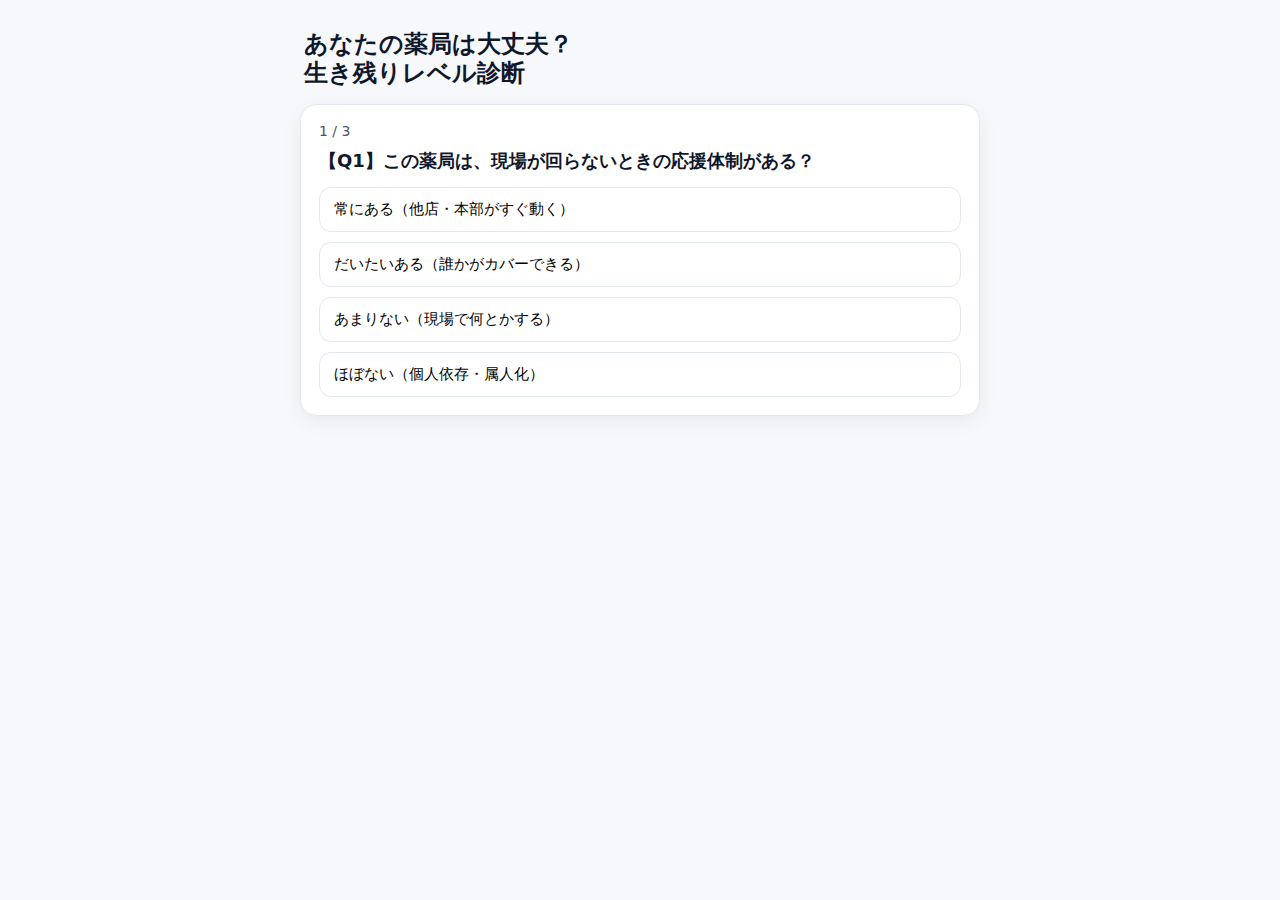
<file: pharmacy-type/index.html>
<!doctype html>
<html lang="ja">
  <head>
    <meta charset="UTF-8" />
    <meta name="viewport" content="width=device-width, initial-scale=1.0" />
    <title>あなたの薬局は大丈夫？生き残りレベル診断</title>

    <!-- CSS -->
    <link rel="stylesheet" href="css/style.css" />
  </head>
  <body>
    <main id="app">
      <!-- タイトル -->
      <header class="header">
        <h1>あなたの薬局は大丈夫？<br />生き残りレベル診断</h1>
      </header>

      <!-- 診断カード -->
      <section class="card" id="quiz-card">
        <!-- 進捗 -->
        <div class="progress"><span id="current">1</span> / <span id="total">18</span></div>

        <!-- 質問文 -->
        <h2 class="question" id="question">ここに質問文が入ります</h2>

        <!-- 選択肢 -->
        <div class="choices">
          <button class="choice" data-value="0">選択肢A</button>
          <button class="choice" data-value="1">選択肢B</button>
          <button class="choice" data-value="2">選択肢C</button>
          <button class="choice" data-value="3">選択肢D</button>
        </div>
      </section>
    </main>

    <!-- JS -->
    <script src="js/app.js"></script>
  </body>
</html>
</file>
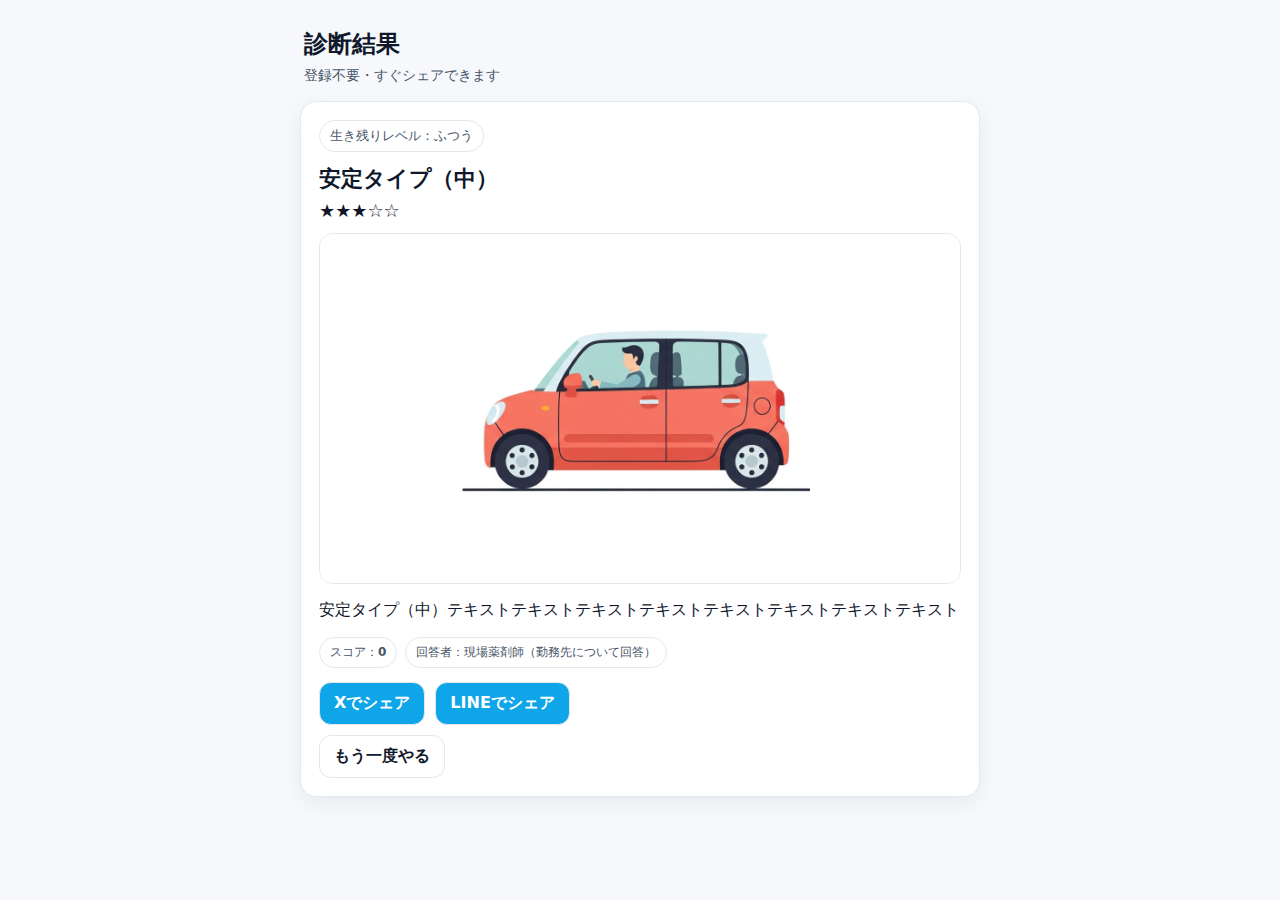
<file: pharmacy-type/result.html>
<!doctype html>
<html lang="ja">
  <head>
    <meta charset="UTF-8" />
    <meta name="viewport" content="width=device-width, initial-scale=1.0" />
    <title>診断結果｜あなたの薬局は大丈夫？生き残りレベル診断</title>

    <link rel="stylesheet" href="css/style.css" />
  </head>
  <body>
    <main id="app">
      <header class="header">
        <h1>診断結果</h1>
        <p class="subtitle">登録不要・すぐシェアできます</p>
      </header>

      <section class="card result-card">
        <div class="badge" id="badge">生き残りレベル</div>

        <h2 class="result-title" id="resultTitle">タイプ名</h2>

        <div class="stars" id="stars" aria-label="生き残りレベル">★★★☆☆</div>
        <!-- 結果画像 -->
        <div class="result-image">
          <img id="resultImage" src="" alt="" />
        </div>
        <p class="result-body" id="resultBody">ここに結果の説明が入ります。</p>

        <div class="meta">
          <span class="chip">スコア：<b id="scoreText">0</b></span>
          <span class="chip">回答者：現場薬剤師（勤務先について回答）</span>
        </div>

        <div class="actions">
          <a class="btn" id="shareX" target="_blank" rel="noopener">Xでシェア</a>
          <a class="btn" id="shareLine" target="_blank" rel="noopener">LINEでシェア</a>
        </div>

        <div class="actions secondary">
          <a class="btn ghost" href="index.html">もう一度やる</a>
        </div>
      </section>
    </main>

    <script>
      // ----------------------------
      // 結果データ（まずは3タイプだけ）
      // ----------------------------
      const RESULT_MAP = {
        strong: {
          title: "安定・成長タイプ（強）",
          stars: 4,
          badge: "生き残りレベル：高め",
          image: "img/types/strong.png",
          imageAlt: "安定・成長タイプのイメージ",
          body: "仕組みや支援体制が比較的整っていて、現場が回りやすい状態です。今後は強みの再現性を高めるとさらに安定します。",
        },
        stable: {
          title: "安定タイプ（中）",
          stars: 3,
          badge: "生き残りレベル：ふつう",
          image: "img/types/stable.png",
          imageAlt: "安定タイプのイメージ",
          body: "安定タイプ（中）テキストテキストテキストテキストテキストテキストテキストテキスト",
        },
        caution: {
          title: "要テコ入れタイプ（注意）",
          stars: 2,
          badge: "生き残りレベル：要注意",
          image: "img/types/caution.png",
          imageAlt: "要テコ入れタイプのイメージ",
          body: "要テコ入れタイプ（注意）テキストテキストテキストテキストテキストテキストテキストテキスト",
        },
        critical: {
          title: "緊急テコ入れタイプ（危）",
          stars: 1,
          badge: "生き残りレベル：危険",
          image: "img/types/critical.png",
          imageAlt: "緊急テコ入れタイプのイメージ",
          body: "緊急テコ入れタイプ（危）テキストテキストテキストテキストテキストテキストテキストテキスト",
        },
      };

      // URLから type と score を取得
      const params = new URLSearchParams(location.search);
      const type = params.get("type") || "stable";
      const score = Number(params.get("score") || 0);

      const result = RESULT_MAP[type] || RESULT_MAP.stable;

      // 表示反映
      document.getElementById("resultTitle").textContent = result.title;
      document.getElementById("resultBody").textContent = result.body;
      document.getElementById("badge").textContent = result.badge;
      document.getElementById("scoreText").textContent = String(score);
      const imgEl = document.getElementById("resultImage");
      if (result.image) {
        imgEl.src = result.image;
        imgEl.alt = result.imageAlt || result.title;
      } else {
        imgEl.style.display = "none";
      }

      // ★表示（0〜5に丸める）
      const stars = Math.max(0, Math.min(5, result.stars));
      document.getElementById("stars").textContent = "★★★★★".slice(0, stars) + "☆☆☆☆☆".slice(0, 5 - stars);

      // シェアURL（今のページURL）
      const shareUrl = location.href;

      // シェア文言（ここは好みで調整OK）
      const shareText = `【診断結果】私の勤務先は「${result.title}」でした。あなたの薬局は大丈夫？`;

      // X / LINE シェアリンク
      const xUrl = "https://twitter.com/intent/tweet?text=" + encodeURIComponent(shareText) + "&url=" + encodeURIComponent(shareUrl);

      const lineUrl = "https://social-plugins.line.me/lineit/share?url=" + encodeURIComponent(shareUrl);

      document.getElementById("shareX").href = xUrl;
      document.getElementById("shareLine").href = lineUrl;
    </script>
  </body>
</html>
</file>
<file: pharmacy-type/css/style.css>
/* --- base --- */
:root{
  --bg:#f6f8fb;
  --card:#ffffff;
  --text:#0f172a;
  --sub:#475569;
  --line:#e2e8f0;
}
*{ box-sizing:border-box; }
body{
  margin:0;
  font-family: system-ui, -apple-system, "Segoe UI", Roboto, "Noto Sans JP", sans-serif;
  background:var(--bg);
  color:var(--text);
}
#app{
  max-width: 720px;
  margin: 0 auto;
  padding: 20px;
}
.header{
  padding: 10px 4px 16px;
}
.header h1{
  margin:0;
  font-size: 24px;
  line-height:1.2;
}
.subtitle{
  margin:8px 0 0;
  color: var(--sub);
  font-size: 14px;
}

/* --- card --- */
.card{
  background: var(--card);
  border: 1px solid var(--line);
  border-radius: 16px;
  padding: 18px;
  box-shadow: 0 6px 20px rgba(15,23,42,0.06);
}
.progress{
  color: var(--sub);
  font-size: 14px;
  margin-bottom: 10px;
}
.question{
  margin: 8px 0 14px;
  font-size: 18px;
}
.choices{
  display:grid;
  gap: 10px;
}
.choice{
  width: 100%;
  text-align: left;
  padding: 12px 14px;
  border-radius: 12px;
  border: 1px solid var(--line);
  background: #fff;
  cursor: pointer;
  font-size: 15px;
}
.choice:hover{
  border-color:#94a3b8;
}

/* --- result --- */
.result-card .badge{
  display:inline-block;
  padding: 6px 10px;
  border-radius: 999px;
  border:1px solid var(--line);
  color: var(--sub);
  font-size: 13px;
}
.result-title{
  margin: 12px 0 6px;
  font-size: 22px;
}
.stars{
  font-size: 18px;
  margin: 4px 0 12px;
}
.result-body{
  margin: 0 0 14px;
  color: var(--text);
  line-height: 1.7;
}
.result-image{
  margin: 12px 0;
  border-radius: 14px;
  overflow: hidden;
  border: 1px solid var(--line);
  background: #fff;
}

.result-image img{
  width: 100%;
  height: auto;
  display: block;
}
.meta{
  display:flex;
  gap: 8px;
  flex-wrap: wrap;
  margin-bottom: 14px;
}
.chip{
  font-size: 12px;
  padding: 6px 10px;
  border: 1px solid var(--line);
  border-radius: 999px;
  color: var(--sub);
  background: #fff;
}

/* --- buttons --- */
.actions{
  display:flex;
  gap:10px;
  flex-wrap: wrap;
}
.actions.secondary{ margin-top: 10px; }
.btn{
  display:inline-flex;
  align-items:center;
  justify-content:center;
  padding: 10px 14px;
  border-radius: 12px;
  border: 1px solid var(--line);
  background: #0ea5e9;
  color: #fff;
  text-decoration:none;
  font-weight: 600;
}
.btn.ghost{
  background: #fff;
  color: var(--text);
}
.btn:hover{ filter: brightness(0.98); }
</file>
